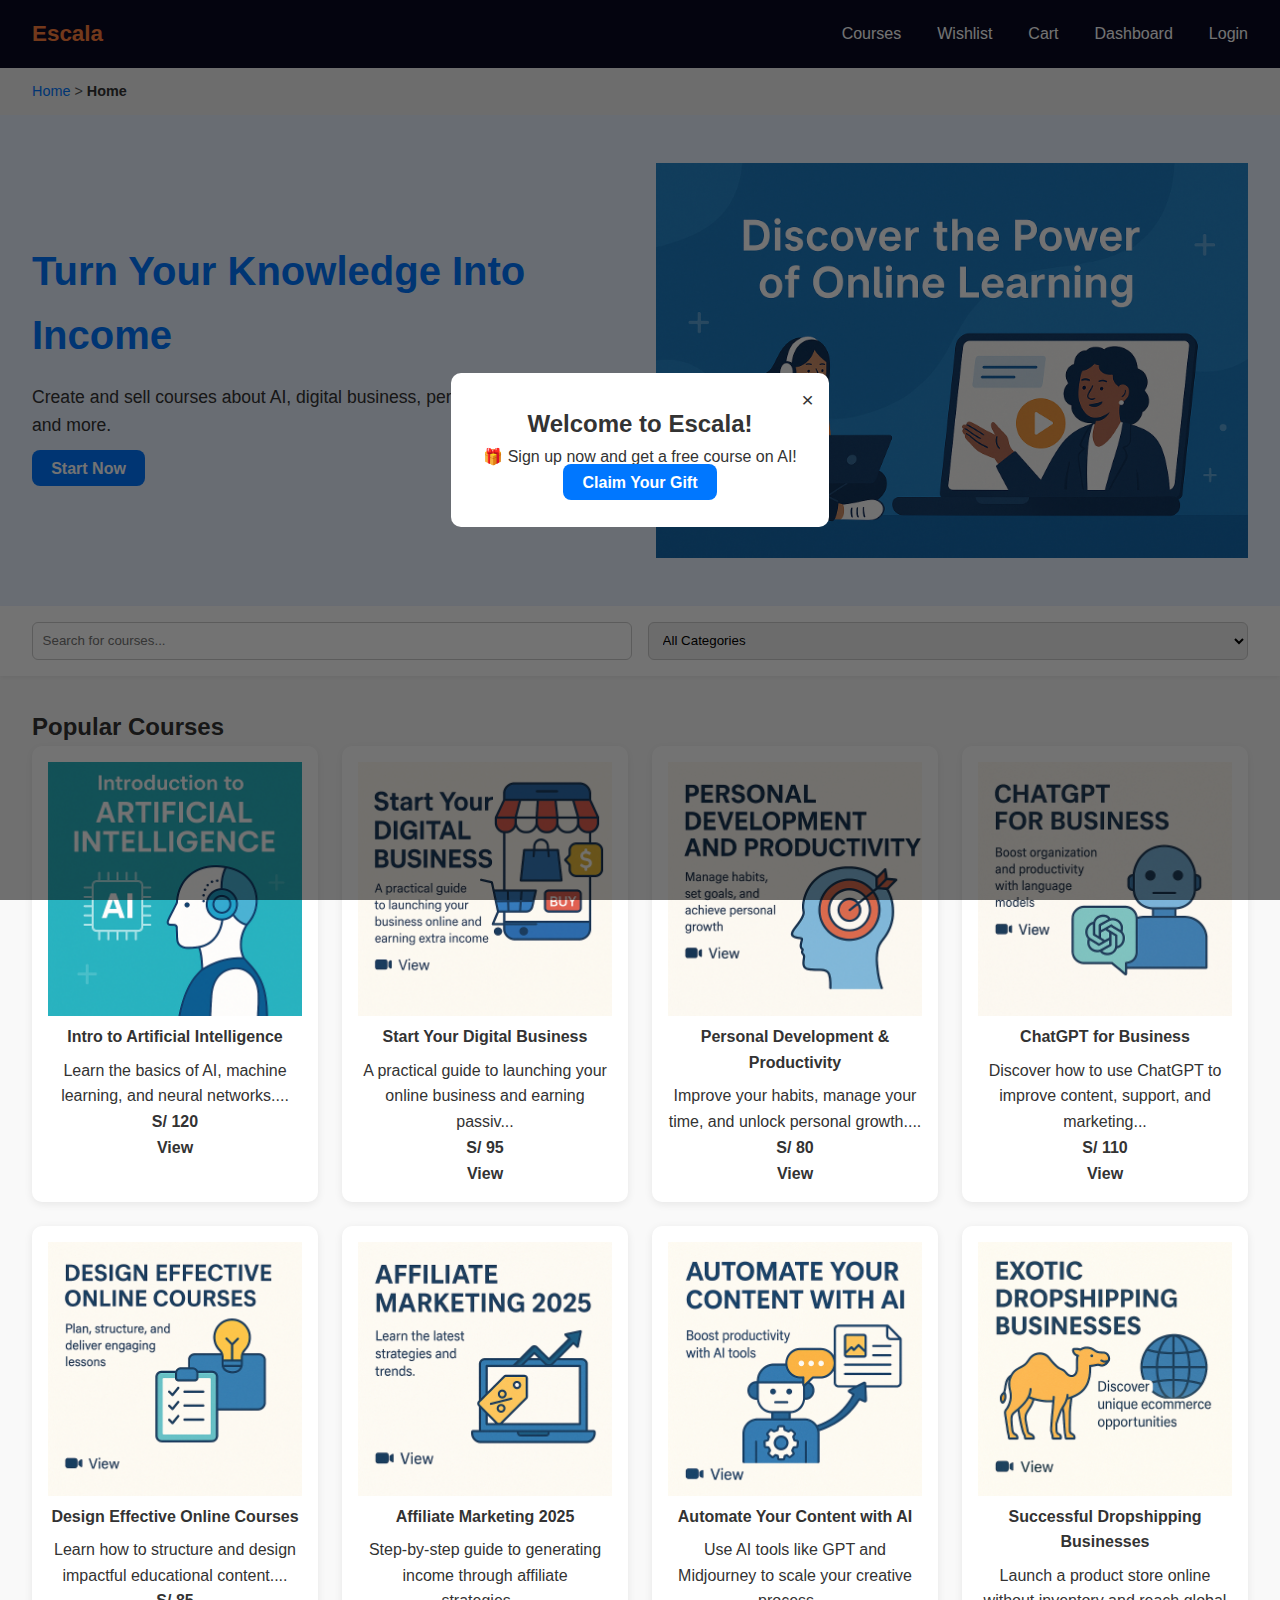
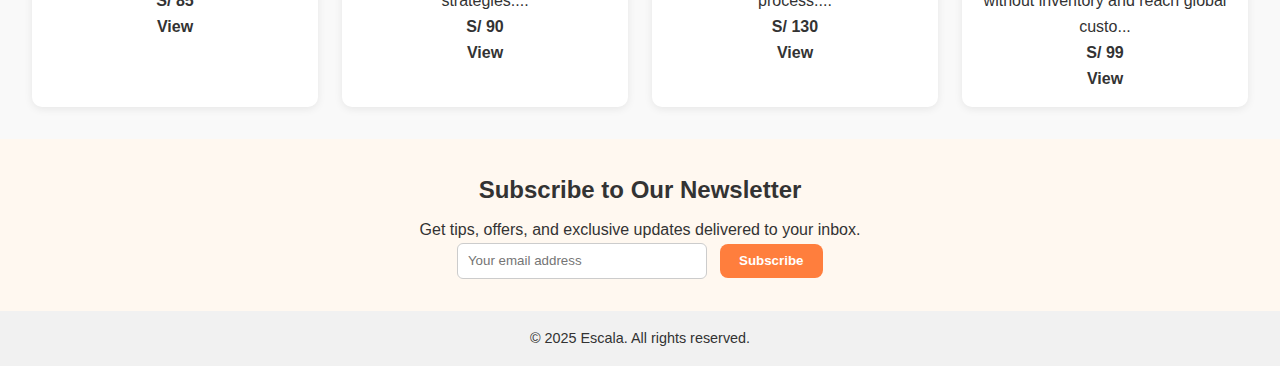
<file: index.html>
<!DOCTYPE html>
<html lang="en">
<head>
  <meta charset="UTF-8" />
  <meta name="viewport" content="width=device-width, initial-scale=1.0"/>
  <title>Escala - Learn, Create and Sell</title>
  <link rel="stylesheet" href="css/style.css" />
  <script src="js/main.js" defer></script>
  <script src="js/breadcrumbs.js" defer></script>
  <script src="js/auth.js" defer></script>
</head>

<body>
  <!-- Loader -->
  <div id="loader" class="loader-overlay">
    <div class="spinner"></div>
  </div>

  <!-- Header -->
  <header id="site-header">
    <nav class="nav-container">
      <a href="index.html" class="logo"><span>Escala</span></a>
      <button id="menu-toggle" class="hamburger" aria-label="Toggle Menu">☰</button>
      <div class="nav-links" id="nav-links">
        <a href="courses/course.html">Courses</a>
        <a href="wishlist/wishlist.html">Wishlist</a>
        <a href="cart/index.html">Cart</a>
        <a href="dashboard/index.html">Dashboard</a>
        <a href="auth/login.html" id="auth-link">Login</a>
      </div>
    </nav>
  </header>

  <!-- Modal: Welcome Gift -->
  <div id="gift-modal" class="modal hidden">
    <div class="modal-content">
      <span class="close-modal">&times;</span>
      <h2>Welcome to Escala!</h2>
      <p>🎁 Sign up now and get a free course on AI!</p>
      <a href="auth/register.html" class="btn primary">Claim Your Gift</a>
    </div>
  </div>

  <!-- Breadcrumbs -->
  <nav class="breadcrumbs"></nav>

  <!-- Hero Section -->
  <section class="hero">
    <div class="hero-text">
      <h1><span class="highlight">Turn Your Knowledge</span> Into Income</h1>
      <p>Create and sell courses about AI, digital business, personal development, and more.</p>
      <a href="auth/register.html" class="btn primary">Start Now</a>
    </div>
    <img src="images/online-learning-banner.jpg" alt="Online Learning Banner" />
  </section>

  <!-- Search and Filter -->
  <section class="search-filter">
    <input type="text" id="search" placeholder="Search for courses..." />
    <select id="filter-category">
      <option value="">All Categories</option>
      <option value="ai">Artificial Intelligence</option>
      <option value="business">Business</option>
      <option value="development">Personal Development</option>
    </select>
  </section>

  <!-- Featured Courses -->
  <section class="featured-courses">
    <h2>Popular Courses</h2>
    <div class="courses-grid" id="course-list">
      <!-- Courses will be loaded dynamically -->
    </div>
  </section>

  <!-- Newsletter Section -->
  <section class="newsletter">
    <h2>Subscribe to Our Newsletter</h2>
    <p>Get tips, offers, and exclusive updates delivered to your inbox.</p>
    <form id="newsletter-form">
      <input type="email" placeholder="Your email address" required />
      <button type="submit" class="btn secondary">Subscribe</button>
    </form>
  </section>

  <!-- Footer -->
  <footer id="site-footer">
    <p>&copy; 2025 Escala. All rights reserved.</p>
  </footer>
</body>
</html>
</file>
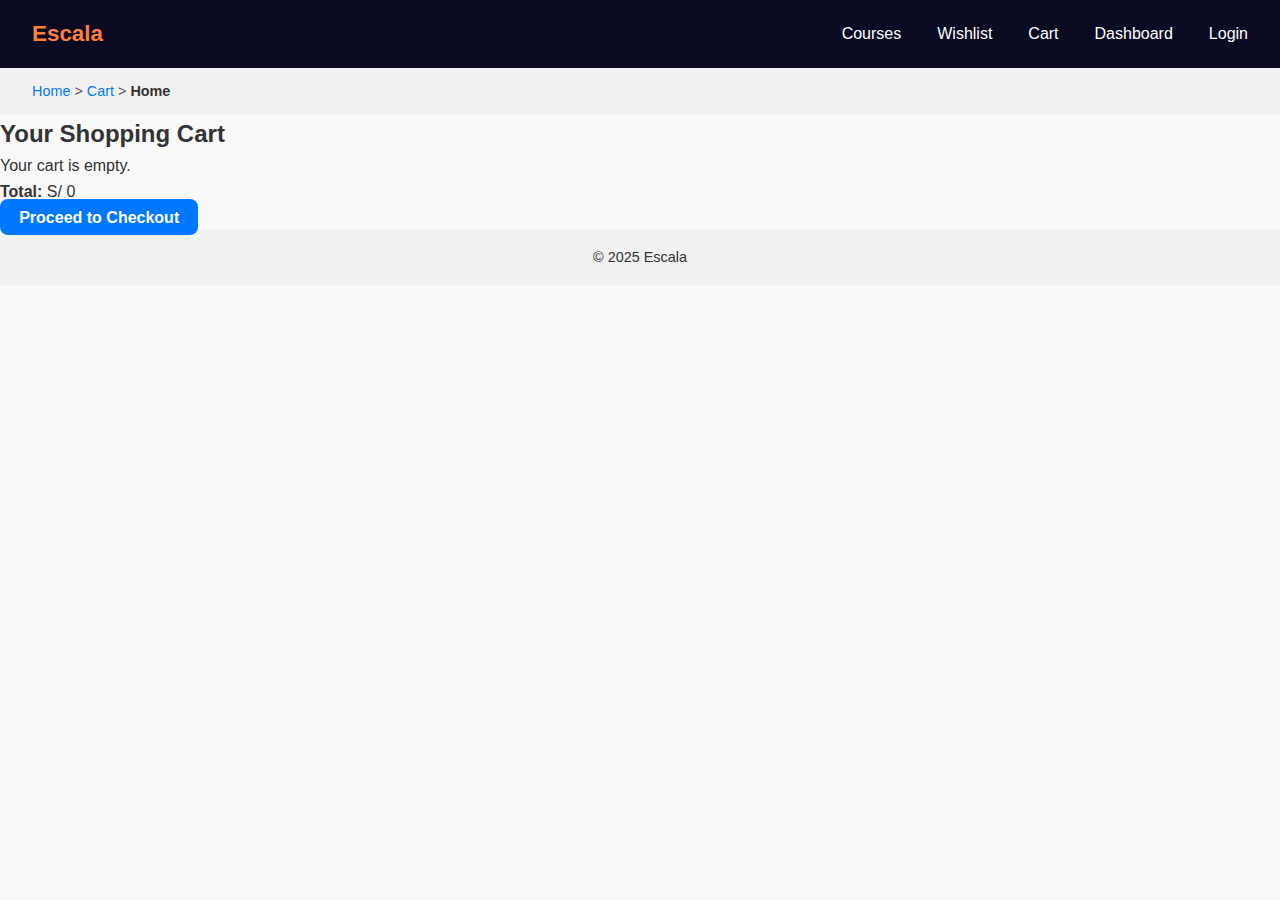
<file: cart/index.html>
<!DOCTYPE html>
<html lang="en">
<head>
  <meta charset="UTF-8" />
  <meta name="viewport" content="width=device-width, initial-scale=1.0"/>
  <title>My Cart - Escala</title>
  <link rel="stylesheet" href="../css/style.css" />
  <script src="../js/cart.js" defer></script>
  <script src="../js/auth.js" defer></script>
  <script src="../js/authGuard.js" defer></script>
  <script src="../js/breadcrumbs.js" defer></script>
</head>

<body>
  <!-- Header -->
  <header id="site-header">
    <nav class="nav-container">
      <a href="../index.html" class="logo"><span>Escala</span></a>
      <button id="menu-toggle" class="hamburger" aria-label="Toggle Menu">☰</button>
      <div class="nav-links" id="nav-links">
        <a href="../courses/course.html">Courses</a>
        <a href="../wishlist/wishlist.html">Wishlist</a>
        <a href="index.html" class="active">Cart</a>
        <a href="../dashboard/index.html">Dashboard</a>
        <a href="../auth/login.html">Login</a>
      </div>
    </nav>
  </header>

  <!-- Breadcrumbs -->
  <nav class="breadcrumbs"></nav>

  <!-- Cart Page -->
  <main class="cart-container">
    <h2>Your Shopping Cart</h2>

    <div id="cart-items">
      <!-- Items will be rendered dynamically by cart.js -->
    </div>

    <div class="cart-summary">
      <p><strong>Total:</strong> S/ <span id="cart-total">0.00</span></p>
      <a href="../checkout/index.html" class="btn primary">Proceed to Checkout</a>
    </div>
  </main>

  <!-- Footer -->
  <footer id="site-footer">
    <p>&copy; 2025 Escala</p>
  </footer>
</body>
</html>
</file>
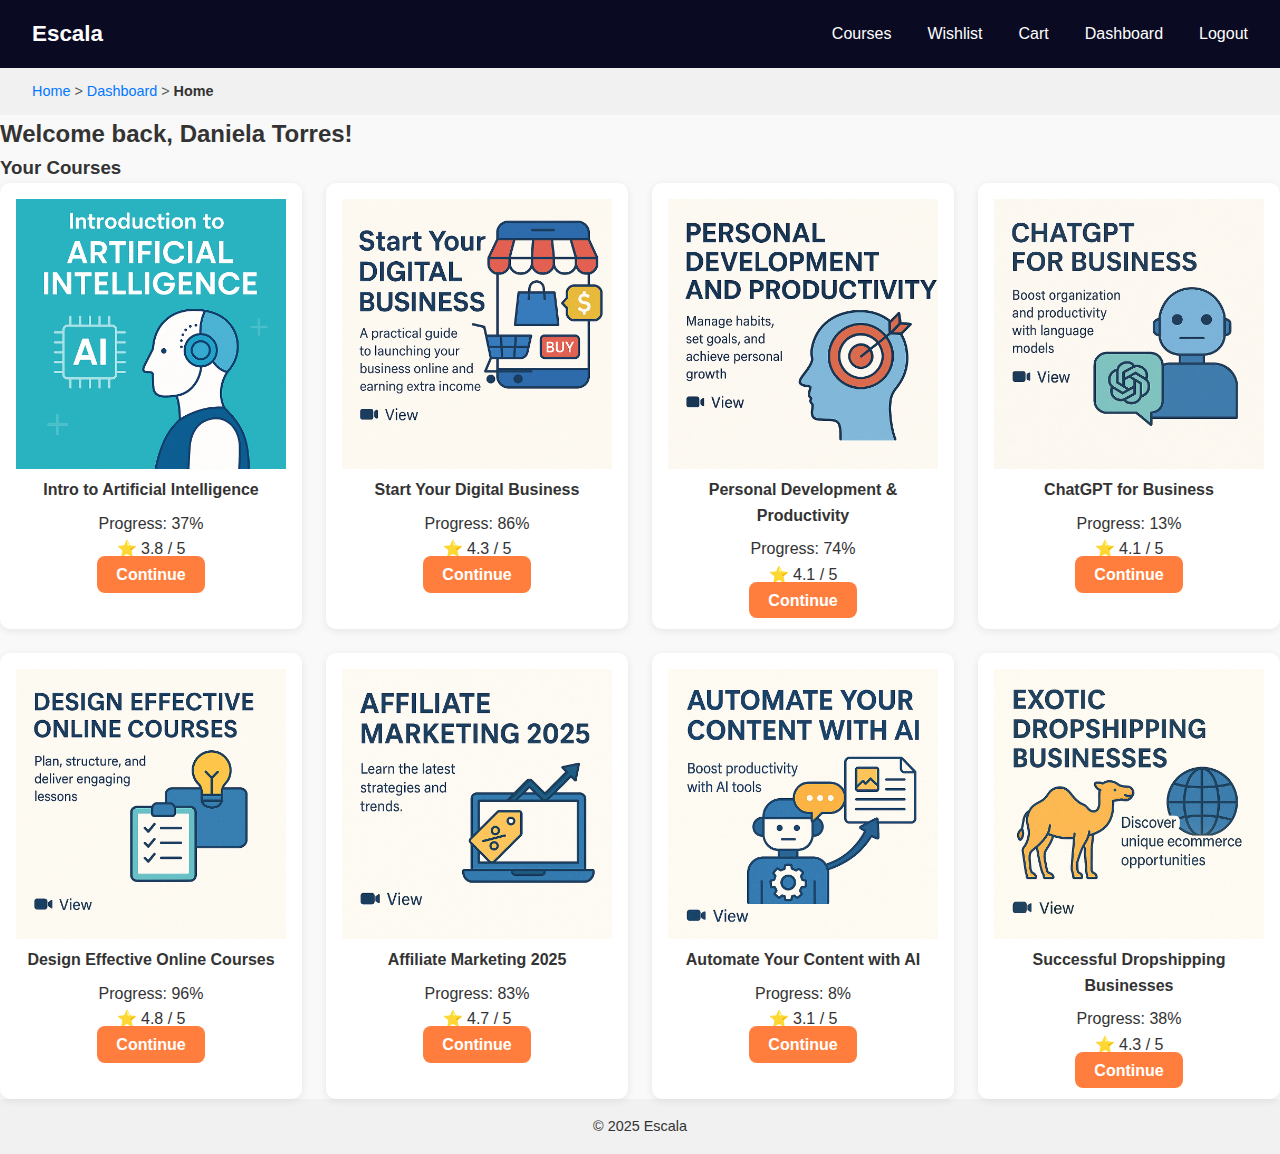
<file: dashboard/index.html>
<!DOCTYPE html>
<html lang="en">
<head>
  <meta charset="UTF-8" />
  <meta name="viewport" content="width=device-width, initial-scale=1.0"/>
  <title>My Dashboard - Escala</title>
  <link rel="stylesheet" href="../css/style.css" />
  <script src="../js/dashboard.js" defer></script>
  <script src="../js/authGuard.js" defer></script>
  <script src="../js/breadcrumbs.js" defer></script>
  <script src="../js/auth.js" defer></script>
</head>
<body>
  <div id="loader" class="loader-overlay">
    <div class="spinner"></div>
  </div>
  
  <header id="site-header">
    <nav class="nav-container">
      <a href="../index.html" class="logo">Escala</a>
      <button id="menu-toggle" class="hamburger" aria-label="Toggle Menu">☰</button>
      <div class="nav-links" id="nav-links">
        <a href="../courses/course.html">Courses</a>
        <a href="../wishlist/wishlist.html">Wishlist</a>
        <a href="../cart/index.html">Cart</a>
        <a href="index.html">Dashboard</a>
        <a href="#" id="logout-link">Logout</a>
      </div>
    </nav>
  </header>

  <main class="dashboard-container">
    <nav class="breadcrumbs"></nav>
    <h2>Welcome back, <span id="username">Student</span>!</h2>

    <section class="purchased-courses">
      <h3>Your Courses</h3>
      <div id="my-courses" class="courses-grid">
        <!-- Courses will load here -->
      </div>
    </section>
  </main>

  <footer id="site-footer">
    <p>&copy; 2025 Escala</p>
  </footer>
</body>
</html>
</file>
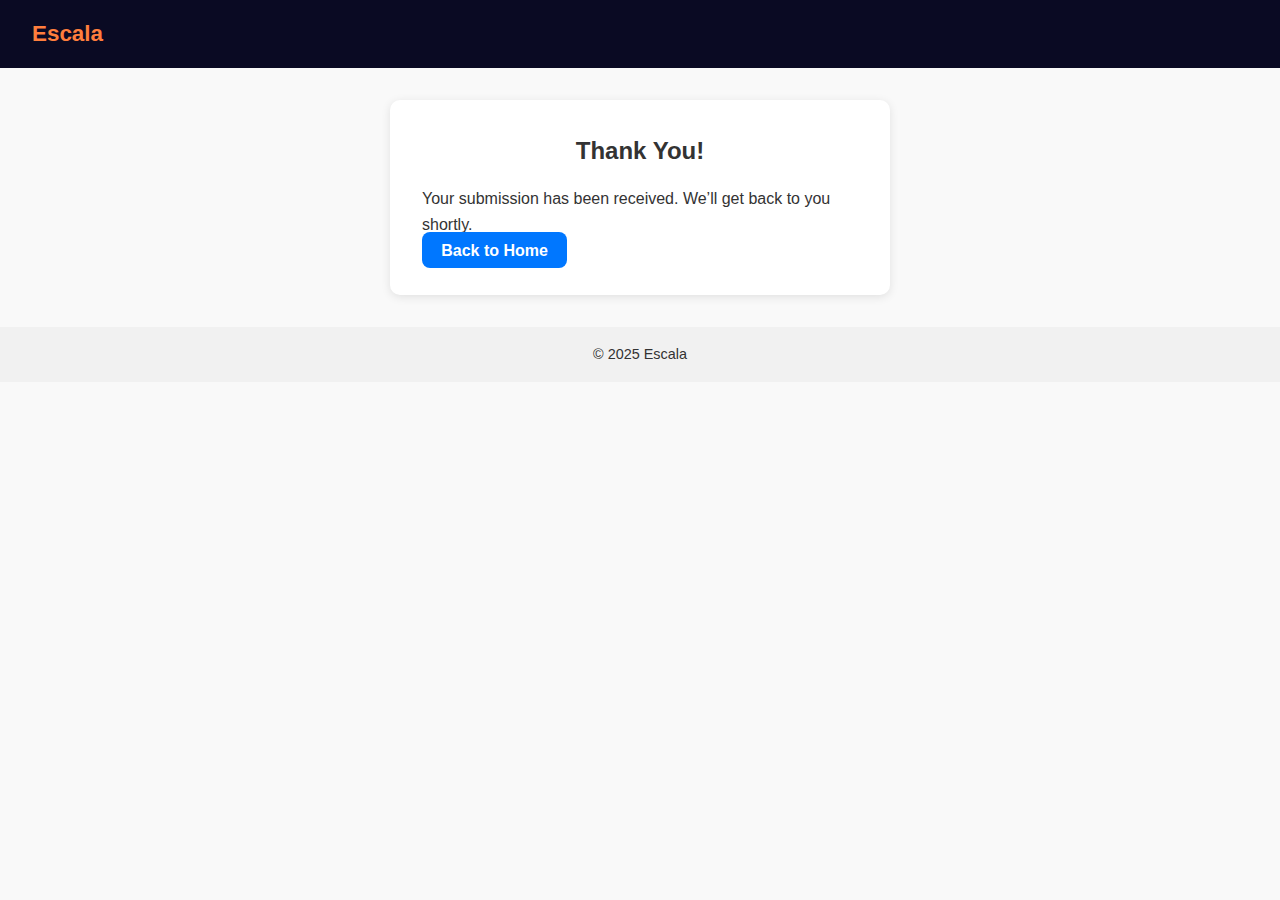
<file: thankyou.html>
<!DOCTYPE html>
<html lang="en">
<head>
  <meta charset="UTF-8" />
  <meta name="viewport" content="width=device-width, initial-scale=1.0"/>
  <title>Thank You - Escala</title>
  <link rel="stylesheet" href="css/style.css" />
</head>

<body>
  <!-- Header -->
  <header id="site-header">
    <nav class="nav-container">
      <a href="index.html" class="logo"><span>Escala</span></a>
    </nav>
  </header>

  <!-- Thank You Message -->
  <main class="auth-container">
    <h2>Thank You!</h2>
    <p>Your submission has been received. We’ll get back to you shortly.</p>
    <a href="index.html" class="btn primary">Back to Home</a>
  </main>

  <!-- Footer -->
  <footer id="site-footer">
    <p>&copy; 2025 Escala</p>
  </footer>
</body>
</html>
</file>
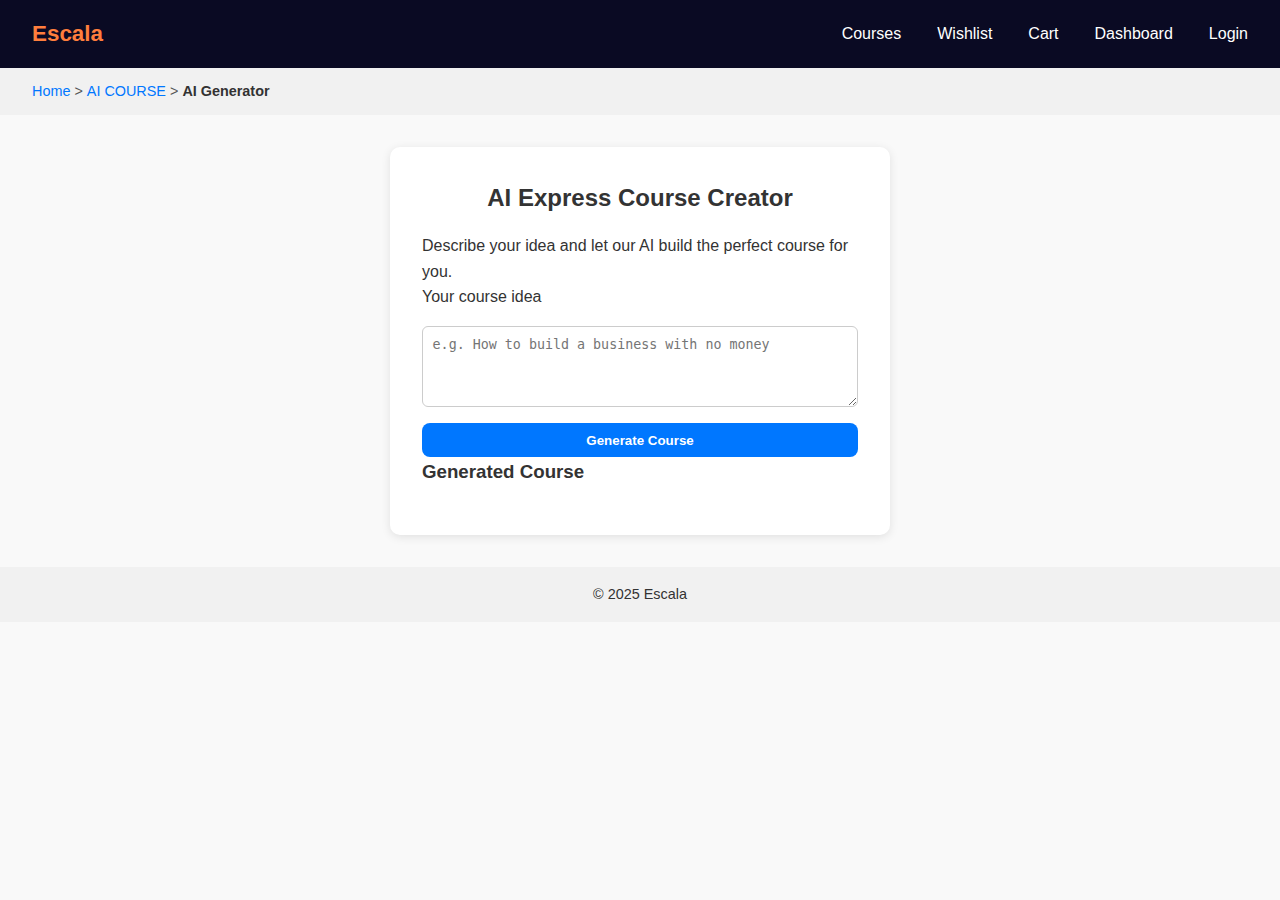
<file: ai-course/ai-course.html>
<!DOCTYPE html>
<html lang="en">
<head>
  <meta charset="UTF-8" />
  <meta name="viewport" content="width=device-width, initial-scale=1.0"/>
  <title>AI Course Generator - Escala</title>
  <link rel="stylesheet" href="../css/style.css" />
  <script src="../js/ai-course.js" defer></script>
  <script src="../js/breadcrumbs.js" defer></script>
  <script src="../js/auth.js" defer></script>
</head>

<body>
  <!-- Header -->
  <header id="site-header">
    <nav class="nav-container">
      <a href="../index.html" class="logo"><span>Escala</span></a>
      <button id="menu-toggle" class="hamburger" aria-label="Toggle Menu">☰</button>
      <div class="nav-links" id="nav-links">
        <a href="../courses/course.html">Courses</a>
        <a href="../wishlist/wishlist.html">Wishlist</a>
        <a href="../cart/index.html">Cart</a>
        <a href="../dashboard/index.html">Dashboard</a>
        <a href="../auth/login.html">Login</a>
      </div>
    </nav>
  </header>

  <!-- Breadcrumbs -->
  <nav class="breadcrumbs"></nav>

  <!-- AI Course Generator -->
  <main class="auth-container">
    <h2>AI Express Course Creator</h2>
    <p>Describe your idea and let our AI build the perfect course for you.</p>

    <form id="ai-form">
      <label for="idea">Your course idea</label>
      <textarea id="idea" rows="4" placeholder="e.g. How to build a business with no money" required></textarea>
      <button type="submit" class="btn primary">Generate Course</button>
    </form>

    <section id="ai-output" class="hidden">
      <h3>Generated Course</h3>
      <div id="course-title" class="ai-title"></div>
      <ul id="course-outline" class="ai-outline"></ul>
    </section>
  </main>

  <!-- Footer -->
  <footer id="site-footer">
    <p>&copy; 2025 Escala</p>
  </footer>
</body>
</html>
</file>
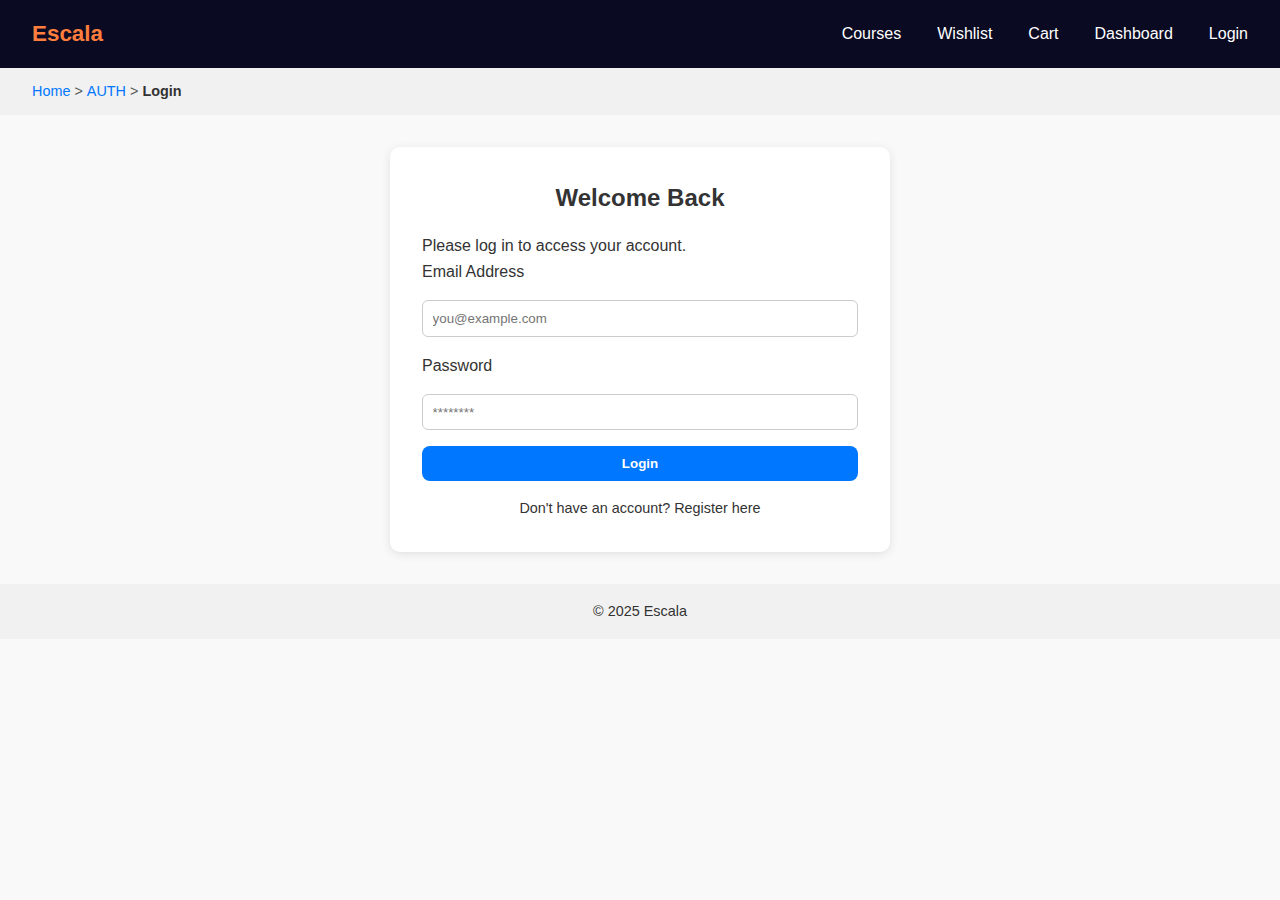
<file: auth/login.html>
<!DOCTYPE html>
<html lang="en">
<head>
  <meta charset="UTF-8" />
  <meta name="viewport" content="width=device-width, initial-scale=1.0"/>
  <title>Login - Escala</title>
  <link rel="stylesheet" href="../css/style.css" />
  <script src="../js/login.js" defer></script>
  <script src="../js/breadcrumbs.js" defer></script>
</head>

<body>
  <!-- Header -->
  <header id="site-header">
    <nav class="nav-container">
      <a href="../index.html" class="logo"><span>Escala</span></a>
      <button id="menu-toggle" class="hamburger" aria-label="Toggle Menu">☰</button>
      <div class="nav-links" id="nav-links">
        <a href="../courses/course.html">Courses</a>
        <a href="../wishlist/wishlist.html">Wishlist</a>
        <a href="../cart/index.html">Cart</a>
        <a href="../dashboard/index.html">Dashboard</a>
        <a href="login.html" class="active">Login</a>
      </div>
    </nav>
  </header>

  <!-- Breadcrumbs -->
  <nav class="breadcrumbs"></nav>

  <!-- Login Form -->
  <main class="auth-container">
    <h2>Welcome Back</h2>
    <p>Please log in to access your account.</p>

    <form id="login-form">
      <label for="email">Email Address</label>
      <input type="email" id="email" name="email" placeholder="you@example.com" required />

      <label for="password">Password</label>
      <input type="password" id="password" name="password" placeholder="********" required />

      <button type="submit" class="btn primary">Login</button>
    </form>

    <p class="auth-switch">
      Don't have an account? <a href="./register.html">Register here</a>
    </p>
  </main>

  <!-- Footer -->
  <footer id="site-footer">
    <p>&copy; 2025 Escala</p>
  </footer>
</body>
</html>
</file>
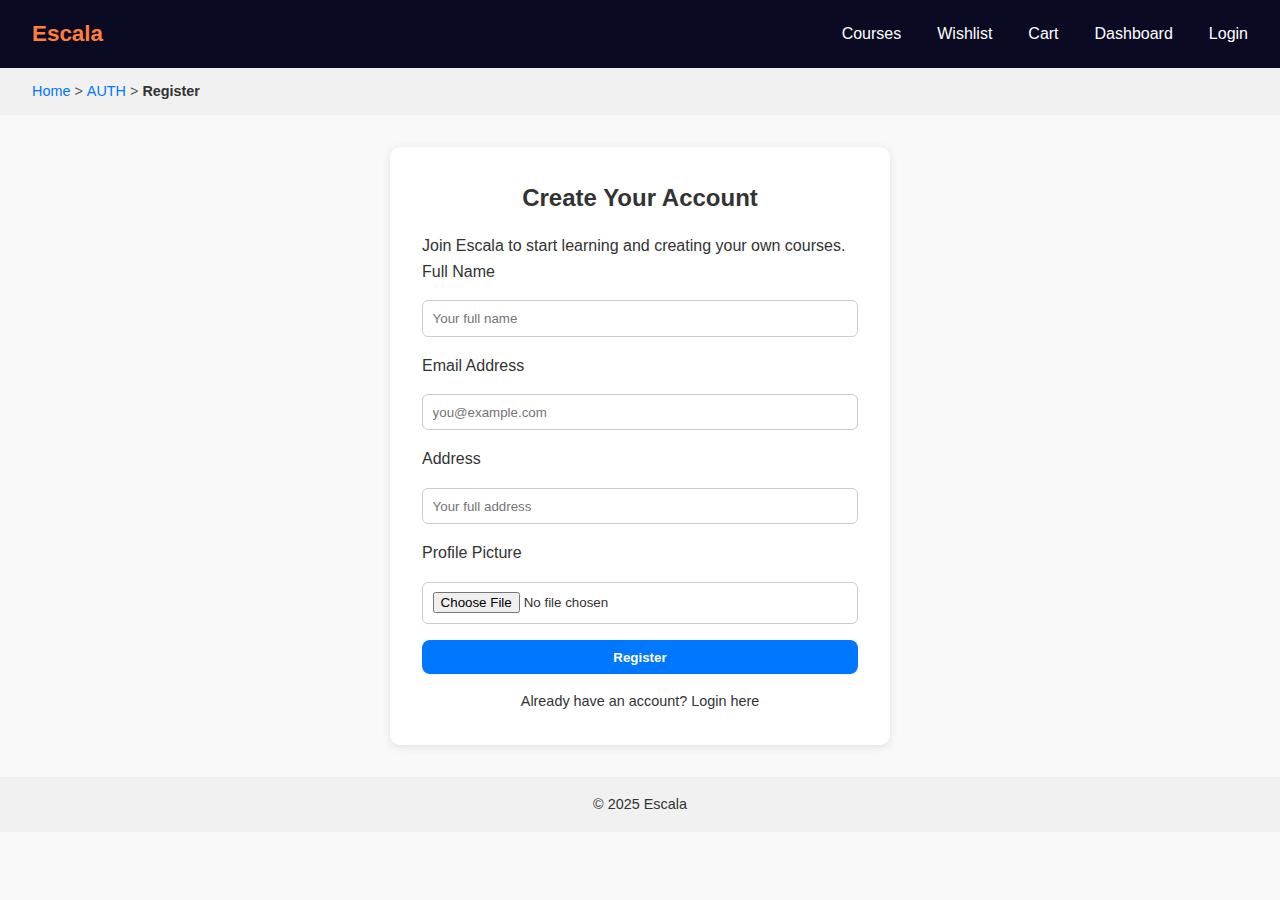
<file: auth/register.html>
<!DOCTYPE html>
<html lang="en">
<head>
  <meta charset="UTF-8" />
  <meta name="viewport" content="width=device-width, initial-scale=1.0"/>
  <title>Register - Escala</title>
  <link rel="stylesheet" href="../css/style.css" />
  <script src="../js/register.js" defer></script>
  <script src="../js/breadcrumbs.js" defer></script>
</head>

<body>
  <!-- Header -->
  <header id="site-header">
    <nav class="nav-container">
      <a href="../index.html" class="logo"><span>Escala</span></a>
      <button id="menu-toggle" class="hamburger" aria-label="Toggle Menu">☰</button>
      <div class="nav-links" id="nav-links">
        <a href="../courses/course.html">Courses</a>
        <a href="../wishlist/wishlist.html">Wishlist</a>
        <a href="../cart/index.html">Cart</a>
        <a href="../dashboard/index.html">Dashboard</a>
        <a href="login.html">Login</a>
      </div>
    </nav>
  </header>

  <!-- Breadcrumbs -->
  <nav class="breadcrumbs"></nav>

  <!-- Registration Form -->
  <main class="auth-container">
    <h2>Create Your Account</h2>
    <p>Join Escala to start learning and creating your own courses.</p>

    <form id="register-form">
      <label for="name">Full Name</label>
      <input type="text" id="name" name="name" placeholder="Your full name" required />

      <label for="email">Email Address</label>
      <input type="email" id="email" name="email" placeholder="you@example.com" required />

      <label for="address">Address</label>
      <input type="text" id="address" name="address" placeholder="Your full address" required />

      <label for="avatar">Profile Picture</label>
      <input type="file" id="avatar" name="avatar" accept="image/*" />

      <button type="submit" class="btn primary">Register</button>
    </form>

    <p class="auth-switch">
      Already have an account? <a href="./login.html">Login here</a>
    </p>
  </main>

  <!-- Footer -->
  <footer id="site-footer">
    <p>&copy; 2025 Escala</p>
  </footer>
</body>
</html>
</file>
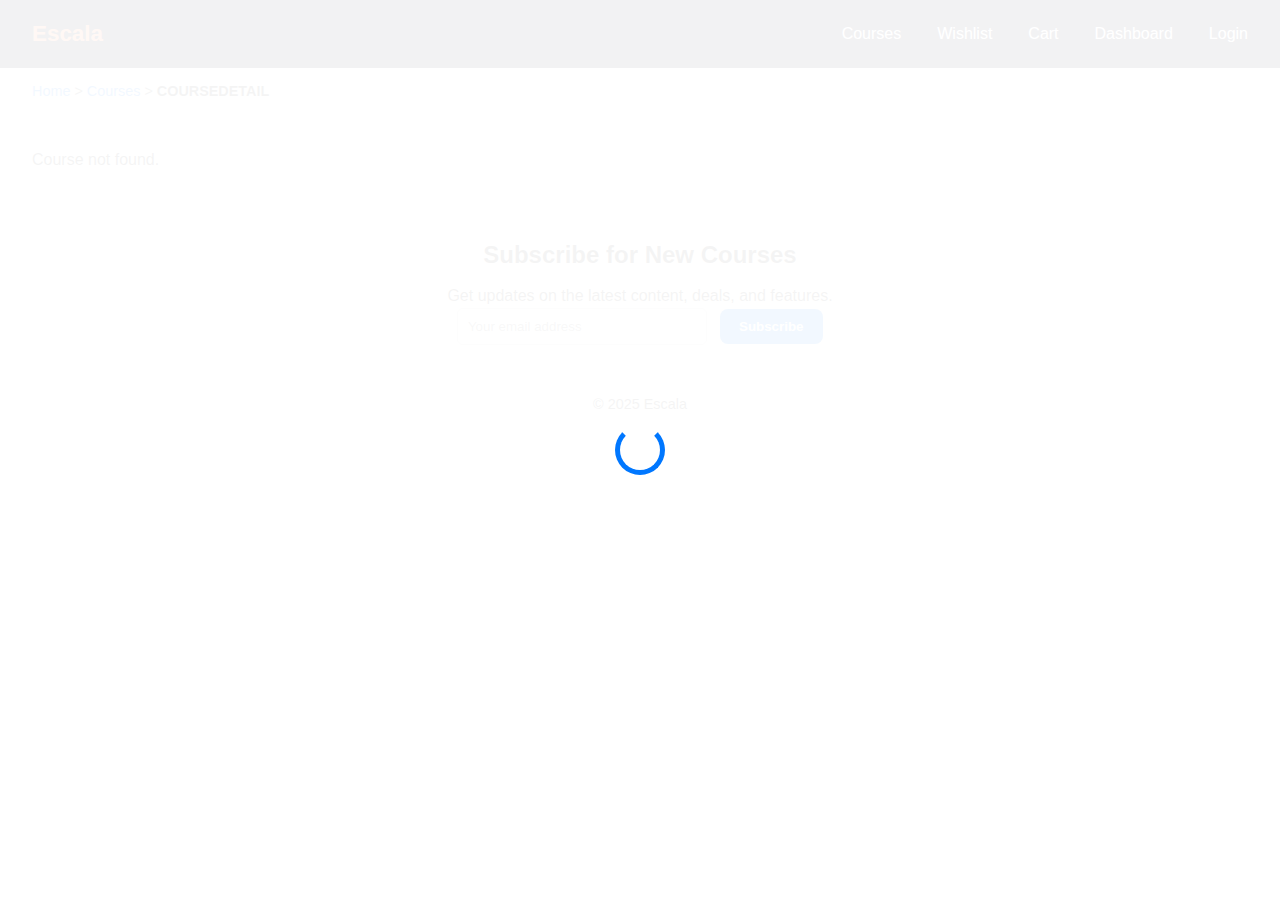
<file: courses/courseDetail.html>
<!DOCTYPE html>
<html lang="en">
  <head>
    <meta charset="UTF-8" />
    <meta name="viewport" content="width=device-width, initial-scale=1.0" />
    <title>Course Details</title>
    <link rel="stylesheet" href="../css/style.css" />
    <script src="../js/course.js" defer></script>
    <script src="../js/auth.js" defer></script>
    <script src="../js/breadcrumbs.js" defer></script>
  </head>
  <body>
    <div id="loader" class="loader-overlay">
      <div class="spinner"></div>
    </div>

    <header id="site-header">
      <nav class="nav-container">
        <a href="../index.html" class="logo"><span>Escala</span></a>
        <button id="menu-toggle" class="hamburger" aria-label="Toggle Menu">☰</button>
        <div class="nav-links" id="nav-links">
          <a href="../courses/course.html">Courses</a>
          <a href="../wishlist/wishlist.html">Wishlist</a>
          <a href="../cart/index.html">Cart</a>
          <a href="../dashboard/index.html">Dashboard</a>
          <a href="../auth/login.html" id="auth-link">Login</a>
        </div>
      </nav>
    </header>

    <nav class="breadcrumbs"></nav>

    <main class="featured-courses">
      <section class="course-box course-detail">
        <div class="gallery">
          <div class="main-image">
            <img id="mainImage" src="" alt="Course Image" />
          </div>
          <div class="thumbnails" id="thumbnails"></div>
        </div>
        <div class="info">
          <h2 id="course-title">Course Title</h2>
          <p class="price">
            S/ <span id="course-price">--</span>
            <span class="discount-flag">20% OFF</span>
          </p>
          <p id="course-description">Description here...</p>

          <div class="options">
            <label>Choose a color:</label>
            <ul class="color-list">
              <li class="color-option" data-color="blue" style="background-color: blue"></li>
              <li class="color-option" data-color="orange" style="background-color: orange"></li>
              <li class="color-option" data-color="green" style="background-color: green"></li>
            </ul>
          </div>

          <div class="quantity">
            <label for="quantity">Quantity:</label>
            <input type="number" id="quantity" min="1" value="1" />
          </div>

          <div class="actions">
            <button class="btn primary" id="addToCartBtn">Add to Cart</button>
            <button class="btn secondary" id="addToWishlistBtn">Add to Wishlist</button>
          </div>
        </div>
      </section>
    </main>

    <section class="newsletter">
      <h2>Subscribe for New Courses</h2>
      <p>Get updates on the latest content, deals, and features.</p>
      <input type="email" placeholder="Your email address" />
      <button class="btn primary">Subscribe</button>
    </section>

    <footer id="site-footer">
      <p>&copy; 2025 Escala</p>
    </footer>
  </body>
</html>
</file>
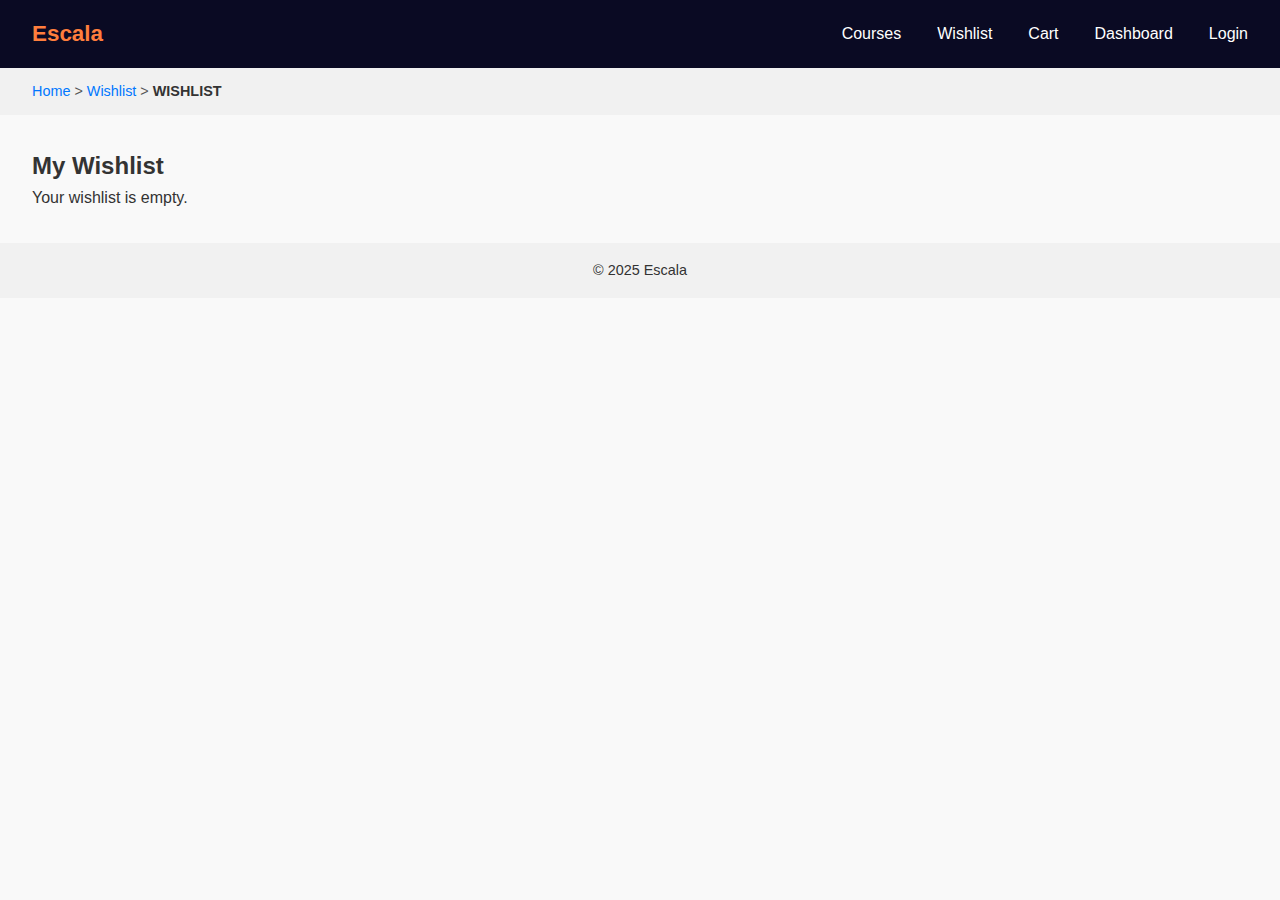
<file: wishlist/wishlist.html>
<!DOCTYPE html>
<html lang="en">
<head>
  <meta charset="UTF-8" />
  <meta name="viewport" content="width=device-width, initial-scale=1.0"/>
  <title>My Wishlist - Escala</title>
  <link rel="stylesheet" href="../css/style.css" />
  <script src="../js/wishlist.js" defer></script>
  <script src="../js/auth.js" defer></script>
  <script src="../js/breadcrumbs.js" defer></script>
</head>

<body>
  <!-- Header -->
  <header id="site-header">
    <nav class="nav-container">
      <a href="../index.html" class="logo"><span>Escala</span></a>
      <button id="menu-toggle" class="hamburger" aria-label="Toggle Menu">☰</button>
      <div class="nav-links" id="nav-links">
        <a href="../courses/course.html">Courses</a>
        <a href="wishlist.html" class="active">Wishlist</a>
        <a href="../cart/index.html">Cart</a>
        <a href="../dashboard/index.html">Dashboard</a>
        <a href="../auth/login.html">Login</a>
      </div>
    </nav>
  </header>

  <!-- Breadcrumbs -->
  <nav class="breadcrumbs"></nav>

  <!-- Wishlist -->
  <main class="featured-courses">
    <h2>My Wishlist</h2>
    <div id="wishlist-items" class="courses-grid">
      <!-- Wishlist items will appear here -->
    </div>
  </main>

  <!-- Footer -->
  <footer id="site-footer">
    <p>&copy; 2025 Escala</p>
  </footer>
</body>
</html>
</file>
<file: css/style.css>
/* ==== Reset ==== */
* {
  margin: 0;
  padding: 0;
  box-sizing: border-box;
}

body {
  font-family: 'Segoe UI', sans-serif;
  background-color: #f9f9f9;
  color: #333;
  line-height: 1.6;
}

img {
  max-width: 100%;
  display: block;
}

a {
  text-decoration: none;
  color: inherit;
}

/* ==== Header ==== */
header {
  background-color: #0a0a23;
  padding: 1rem 2rem;
  color: white;
}

header nav {
  display: flex;
  justify-content: space-between;
  align-items: center;
}

.logo {
  font-weight: bold;
  font-size: 1.4rem;
  color: #ffffff;
}

.logo span {
  color: #ff7e3d;
}

.nav-links a {
  margin-left: 20px;
  color: #ffffff;
}

/* ==== Hero Section ==== */
.hero {
  display: grid;
  grid-template-columns: 1fr 1fr;
  align-items: center;
  padding: 3rem 2rem;
  background: #e9f1ff;
  gap: 2rem;
}

.hero-text h1 {
  font-size: 2.5rem;
  color: #0077ff;
}

.hero-text p {
  margin: 1rem 0;
  font-size: 1.1rem;
}

/* ==== Buttons ==== */
.btn {
  padding: 0.6rem 1.2rem;
  border: none;
  border-radius: 8px;
  cursor: pointer;
  font-weight: bold;
  transition: background 0.3s ease;
}

.btn.primary {
  background-color: #0077ff;
  color: white;
}

.btn.primary:hover {
  background-color: #005ecc;
}

.btn.secondary {
  background-color: #ff7e3d;
  color: white;
}

.btn.secondary:hover {
  background-color: #e06b2a;
}

.btn.danger {
  background-color: #cc0000;
  color: white;
}

.btn.danger:hover {
  background-color: #990000;
}

/* ==== Modal ==== */
.modal {
  position: fixed;
  top: 0;
  left: 0;
  width: 100%;
  height: 100%;
  background: rgba(0, 0, 0, 0.55);
  display: flex;
  justify-content: center;
  align-items: center;
  z-index: 99;
}

.modal.hidden {
  display: none;
}

.modal-content {
  background: white;
  padding: 2rem;
  border-radius: 10px;
  text-align: center;
  position: relative;
  max-width: 400px;
}

.close-modal {
  position: absolute;
  top: 10px;
  right: 15px;
  font-size: 1.3rem;
  cursor: pointer;
}

/* ==== Search Filter ==== */
.search-filter {
  display: flex;
  gap: 1rem;
  flex-wrap: wrap;
  padding: 1rem 2rem;
  background: white;
  box-shadow: 0 2px 4px rgba(0,0,0,0.05);
}

.search-filter input,
.search-filter select {
  padding: 0.6rem;
  border-radius: 6px;
  border: 1px solid #ccc;
  flex: 1;
}

/* ==== Featured Courses ==== */
.featured-courses {
  padding: 2rem;
}

.courses-grid {
  display: grid;
  gap: 1.5rem;
  grid-template-columns: repeat(auto-fit, minmax(250px, 1fr));
}

.course-card {
  background: white;
  border-radius: 10px;
  box-shadow: 0 2px 8px rgba(0,0,0,0.08);
  padding: 1rem;
  text-align: center;
}

.course-card h4 {
  margin: 0.5rem 0;
}

.course-card .btn {
  margin-top: 0.5rem;
}

/* ==== Newsletter ==== */
.newsletter {
  background-color: #fff8f0;
  text-align: center;
  padding: 2rem;
}

.newsletter input[type="email"] {
  padding: 0.6rem;
  width: 250px;
  max-width: 100%;
  border: 1px solid #ccc;
  border-radius: 6px;
}

.newsletter button {
  margin-left: 0.5rem;
}

.newsletter h2 {
  font-size: 1.5rem;
  margin-bottom: 0.5rem;
}

/* ==== Breadcrumbs ==== */
.breadcrumbs {
  padding: 0.75rem 2rem;
  background: #f1f1f1;
  font-size: 0.9rem;
  color: #555;
}

.breadcrumbs a {
  color: #0077ff;
  text-decoration: none;
  font-weight: 500;
}

.breadcrumbs span {
  color: #333;
  font-weight: bold;
}

/* ==== Cart Animation ==== */
#cart-icon.shake {
  animation: shake-cart 0.6s ease;
}

@keyframes shake-cart {
  0% { transform: translateX(0); }
  20% { transform: translateX(-4px); }
  40% { transform: translateX(4px); }
  60% { transform: translateX(-3px); }
  80% { transform: translateX(3px); }
  100% { transform: translateX(0); }
}

/* ==== Responsive Nav ==== */
.nav-container {
  display: flex;
  justify-content: space-between;
  align-items: center;
  flex-wrap: wrap;
}

.hamburger {
  display: none;
  font-size: 1.8rem;
  background: none;
  border: none;
  color: white;
  cursor: pointer;
}

.nav-links {
  display: flex;
  gap: 1rem;
}

@media (max-width: 768px) {
  .hero {
    grid-template-columns: 1fr;
    text-align: center;
  }

  .search-filter {
    flex-direction: column;
  }

  .newsletter input,
  .newsletter button {
    width: 100%;
    margin: 0.5rem 0;
  }

  .hamburger {
    display: block;
  }

  .nav-links {
    display: none;
    flex-direction: column;
    width: 100%;
    background-color: #0a0a23;
    padding: 1rem 0;
  }

  .nav-links.show {
    display: flex;
  }

  .nav-links a {
    padding: 0.5rem 1rem;
    color: white;
  }
}

/* ==== Loader ==== */
.loader-overlay {
  position: fixed;
  top: 0;
  left: 0;
  width: 100%;
  height: 100%;
  background: rgba(255, 255, 255, 0.95);
  z-index: 9999;
  display: flex;
  align-items: center;
  justify-content: center;
}

.spinner {
  width: 50px;
  height: 50px;
  border: 5px solid #0077ff;
  border-top: 5px solid transparent;
  border-radius: 50%;
  animation: spin 1s linear infinite;
}

@keyframes spin {
  to {
    transform: rotate(360deg);
  }
}

/* ==== Footer ==== */
#site-footer {
  background-color: #f1f1f1;
  padding: 1rem;
  text-align: center;
  font-size: 0.9rem;
}

/* ==== Auth Pages ==== */
.auth-container {
  max-width: 500px;
  margin: 2rem auto;
  background: #fff;
  padding: 2rem;
  border-radius: 10px;
  box-shadow: 0 2px 10px rgba(0,0,0,0.1);
}

.auth-container h2 {
  text-align: center;
  margin-bottom: 1rem;
}

.auth-container form {
  display: flex;
  flex-direction: column;
  gap: 1rem;
}

.auth-container input,
.auth-container textarea,
.auth-container select {
  padding: 0.6rem;
  border: 1px solid #ccc;
  border-radius: 6px;
}

.auth-switch {
  margin-top: 1rem;
  text-align: center;
  font-size: 0.9rem;
}

/* ==== Profile Page ==== */
.profile-box {
  text-align: center;
}

.profile-avatar {
  width: 100px;
  height: 100px;
  border-radius: 50%;
  margin-bottom: 1rem;
}

.profile-details {
  list-style: none;
  padding: 0;
  margin-bottom: 1rem;
  font-size: 1rem;
}

.profile-details li {
  margin-bottom: 0.5rem;
}

.profile-box .actions {
  display: flex;
  justify-content: center;
  gap: 1rem;
  flex-wrap: wrap;
}

/* ==== AI Output Section ==== */
.ai-title {
  font-weight: bold;
  font-size: 1.2rem;
  margin-top: 1rem;
}

.ai-outline {
  padding-left: 1rem;
  list-style: disc;
  margin-top: 0.5rem;
}

/* ==== Discount Badge ==== */
.discount-flag {
  background: #ff7e3d;
  color: white;
  padding: 0.2rem 0.5rem;
  border-radius: 4px;
  font-size: 0.8rem;
  margin-left: 0.5rem;
}
</file>
